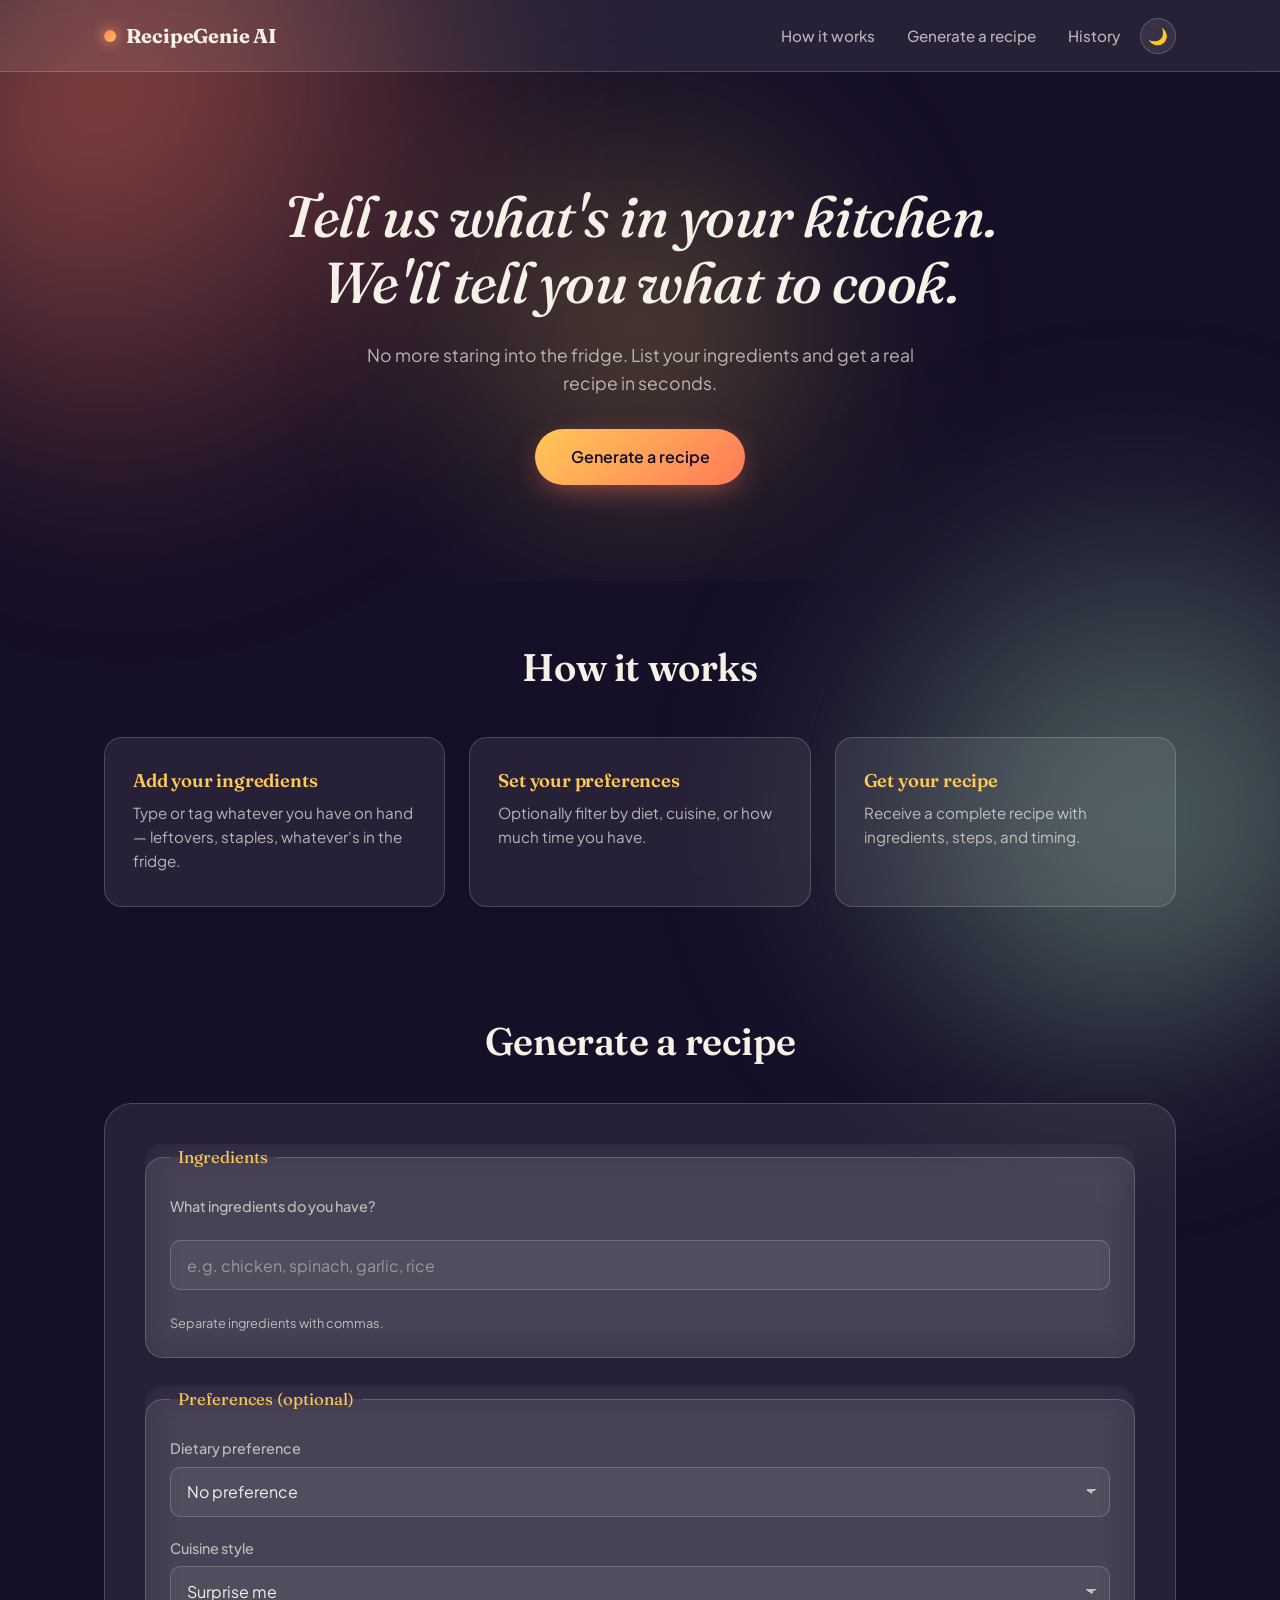
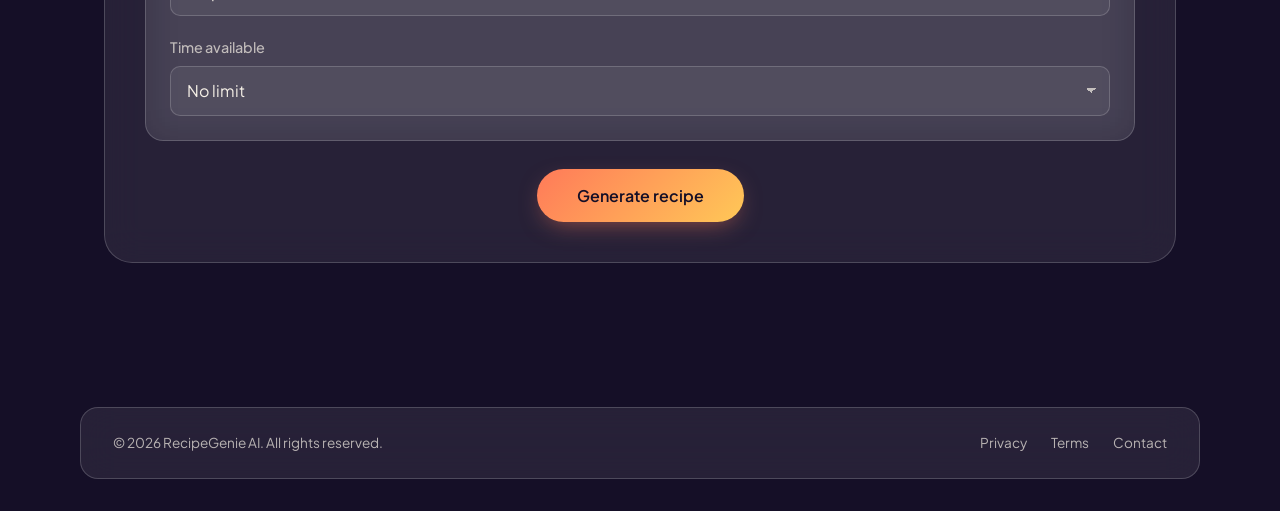
<file: index.html>
<!DOCTYPE html>
<html lang="en">
<head>
  <meta charset="UTF-8">
  <meta name="viewport" content="width=device-width, initial-scale=1.0">
  <title>RecipeGenie AI — Turn what you have into what to cook</title>
  <meta name="description" content="Enter the ingredients you have on hand and RecipeGenie AI generates a recipe for you instantly.">
  <link rel="stylesheet" href="style.css">
</head>
<body>

  <a class="skip-link" href="#main-content">Skip to main content</a>

  <header>
    <nav aria-label="Primary">
      <a href="index.html" class="logo">
        <span class="logo-mark" aria-hidden="true"></span>
        RecipeGenie AI
      </a>
      <div class="nav-right">
        <ul class="nav-links">
          <li><a href="#how-it-works">How it works</a></li>
          <li><a href="#generate">Generate a recipe</a></li>
          <li><a href="history.html">History</a></li>
        </ul>
        <button type="button" class="theme-toggle" aria-label="Toggle dark or light theme" aria-pressed="false">
          <span class="theme-toggle-icon" aria-hidden="true">🌙</span>
        </button>
        <button type="button" class="nav-toggle-button" aria-label="Toggle navigation menu" aria-expanded="false">
          <span></span><span></span><span></span>
        </button>
      </div>
    </nav>
  </header>

  <main id="main-content">

    <!-- Hero -->
    <section aria-labelledby="hero-heading" class="hero">
      <h1 id="hero-heading">Tell us what's in your kitchen. We'll tell you what to cook.</h1>
      <p class="hero-subtitle">
        No more staring into the fridge. List your ingredients and get a real recipe in seconds.
      </p>
      <a href="#generate" class="cta-button">Generate a recipe</a>
    </section>

    <!-- How it works -->
    <section id="how-it-works" aria-labelledby="how-it-works-heading">
      <h2 id="how-it-works-heading">How it works</h2>
      <ol class="steps-list">
        <li>
          <h3>Add your ingredients</h3>
          <p>Type or tag whatever you have on hand — leftovers, staples, whatever's in the fridge.</p>
        </li>
        <li>
          <h3>Set your preferences</h3>
          <p>Optionally filter by diet, cuisine, or how much time you have.</p>
        </li>
        <li>
          <h3>Get your recipe</h3>
          <p>Receive a complete recipe with ingredients, steps, and timing.</p>
        </li>
      </ol>
    </section>

    <!-- Recipe generation form -->
    <section id="generate" aria-labelledby="generate-heading">
      <h2 id="generate-heading">Generate a recipe</h2>

      <form id="recipe-form" aria-describedby="generate-heading">

        <fieldset>
          <legend>Ingredients</legend>
          <label for="ingredients-input">What ingredients do you have?</label>
          <input
            type="text"
            id="ingredients-input"
            name="ingredients"
            placeholder="e.g. chicken, spinach, garlic, rice"
            autocomplete="off"
            required
          >
          <p id="ingredients-hint" class="input-hint">Separate ingredients with commas.</p>
        </fieldset>

        <fieldset>
          <legend>Preferences (optional)</legend>

          <div class="form-field">
            <label for="dietary-filter">Dietary preference</label>
            <select id="dietary-filter" name="dietaryFilter">
              <option value="">No preference</option>
              <option value="vegetarian">Vegetarian</option>
              <option value="vegan">Vegan</option>
              <option value="gluten-free">Gluten-free</option>
              <option value="keto">Keto</option>
              <option value="dairy-free">Dairy-free</option>
            </select>
          </div>

          <div class="form-field">
            <label for="cuisine-select">Cuisine style</label>
            <select id="cuisine-select" name="cuisine">
              <option value="">Surprise me</option>
              <option value="italian">Italian</option>
              <option value="indian">Indian</option>
              <option value="thai">Thai</option>
              <option value="mexican">Mexican</option>
              <option value="mediterranean">Mediterranean</option>
            </select>
          </div>

          <div class="form-field">
            <label for="time-available">Time available</label>
            <select id="time-available" name="timeAvailable">
              <option value="">No limit</option>
              <option value="15">15 minutes or less</option>
              <option value="30">30 minutes or less</option>
              <option value="60">1 hour or less</option>
            </select>
          </div>
        </fieldset>

        <button type="submit" id="generate-button">Generate recipe</button>
      </form>

      <!-- Validation-only feedback: shown if the form is submitted with
           invalid input, before the user ever navigates to recipe.html.
           Generation loading/error/success states live on recipe.html,
           since that's where generation now happens. -->
      <div id="form-error" role="alert" hidden>
        <p id="form-error-text"></p>
      </div>

    </section>

  </main>

  <footer>
    <p>&copy; 2026 RecipeGenie AI. All rights reserved.</p>
    <nav aria-label="Footer">
      <ul>
        <li><a href="#">Privacy</a></li>
        <li><a href="#">Terms</a></li>
        <li><a href="#">Contact</a></li>
      </ul>
    </nav>
  </footer>

  <script src="app-shared.js"></script>
  <script src="script.js" defer></script>
</body>
</html>
</file>
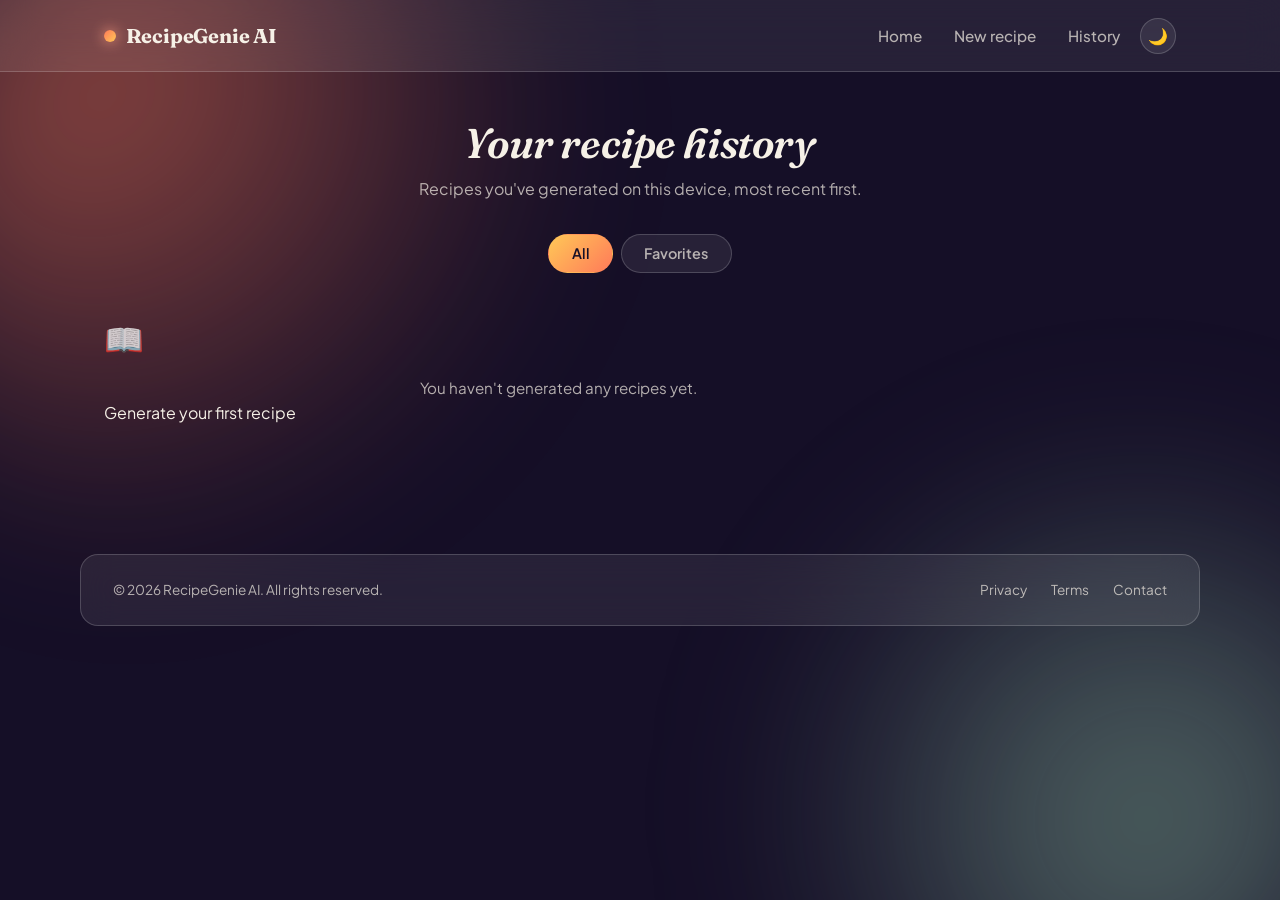
<file: history.html>
<!DOCTYPE html>
<html lang="en">
<head>
  <meta charset="UTF-8">
  <meta name="viewport" content="width=device-width, initial-scale=1.0">
  <title>Recipe History — RecipeGenie AI</title>
  <meta name="description" content="Your past AI-generated recipes from RecipeGenie AI.">
  <link rel="stylesheet" href="style.css">
  <link rel="stylesheet" href="history.css">
</head>
<body>

  <a class="skip-link" href="#main-content">Skip to main content</a>

  <header>
    <nav aria-label="Primary">
      <a href="index.html" class="logo">
        <span class="logo-mark" aria-hidden="true"></span>
        RecipeGenie AI
      </a>
      <div class="nav-right">
        <ul class="nav-links">
          <li><a href="index.html">Home</a></li>
          <li><a href="index.html#generate">New recipe</a></li>
          <li><a href="history.html" aria-current="page">History</a></li>
        </ul>
        <button type="button" class="theme-toggle" aria-label="Toggle dark or light theme" aria-pressed="false">
          <span class="theme-toggle-icon" aria-hidden="true">🌙</span>
        </button>
        <button type="button" class="nav-toggle-button" aria-label="Toggle navigation menu" aria-expanded="false">
          <span></span><span></span><span></span>
        </button>
      </div>
    </nav>
  </header>

  <main id="main-content" class="history-page-main">

    <h1 class="history-page-heading">Your recipe history</h1>
    <p class="history-page-subtitle">
      Recipes you've generated on this device, most recent first.
    </p>

    <div class="filter-toggle" role="group" aria-label="Filter history">
      <button type="button" id="filter-all" class="filter-toggle-button" aria-pressed="true">All</button>
      <button type="button" id="filter-favorites" class="filter-toggle-button" aria-pressed="false">Favorites</button>
    </div>

    <!-- Empty state: no history yet, or none matching the current filter -->
    <div id="history-empty" class="empty-state">
      <p class="empty-state-icon" aria-hidden="true">📖</p>
      <p class="empty-state-text" id="history-empty-text">
        You haven't generated any recipes yet.
      </p>
      <a href="index.html#generate" class="btn-glass-outline">Generate your first recipe</a>
    </div>

    <ul id="history-list" class="history-list" hidden></ul>

  </main>

  <footer>
    <p>&copy; 2026 RecipeGenie AI. All rights reserved.</p>
    <nav aria-label="Footer">
      <ul>
        <li><a href="#">Privacy</a></li>
        <li><a href="#">Terms</a></li>
        <li><a href="#">Contact</a></li>
      </ul>
    </nav>
  </footer>

  <script src="app-shared.js"></script>
  <script src="history.js" defer></script>
</body>
</html>
</file>
<file: style.css>
/* ==========================================================================
   RecipeGenie AI — style.css
   Design direction: "steam through a kitchen window" glassmorphism
   Frosted glass surfaces float over slow-drifting warm color blobs.
   Selectors match index.html exactly — no HTML changes required.
   ========================================================================== */

/* -------------------------------------------------------------------------
   1. Fonts
   Fraunces  → display/headings (characterful serif, food-editorial feel)
   Plus Jakarta Sans → body copy, labels, buttons
   JetBrains Mono → recipe meta stats (servings / prep / cook time)
   ------------------------------------------------------------------------- */
@import url('https://fonts.googleapis.com/css2?family=Fraunces:ital,opsz,wght@0,9..144,400;0,9..144,600;0,9..144,700;1,9..144,500&family=Plus+Jakarta+Sans:wght@400;500;600;700&family=JetBrains+Mono:wght@400;500&display=swap');

/* -------------------------------------------------------------------------
   2. Design tokens
   ------------------------------------------------------------------------- */
:root {
  /* Color */
  --ink: #150f27;
  --ink-deep: #0c0818;
  --ember: #ff7a59;
  --ember-soft: #ff9d81;
  --saffron: #ffc857;
  --sage: #8fbfa3;
  --parchment: #f6f1e7;
  --parchment-dim: rgba(246, 241, 231, 0.7);

  /* Glass surfaces */
  --glass-fill: rgba(255, 255, 255, 0.08);
  --glass-fill-strong: rgba(255, 255, 255, 0.14);
  --glass-border: rgba(255, 255, 255, 0.18);
  --glass-blur: blur(18px);

  /* Type */
  --font-display: 'Fraunces', Georgia, serif;
  --font-body: 'Plus Jakarta Sans', -apple-system, BlinkMacSystemFont, sans-serif;
  --font-mono: 'JetBrains Mono', 'Courier New', monospace;

  /* Layout */
  --max-width: 1120px;
  --radius-lg: 28px;
  --radius-md: 18px;
  --radius-sm: 10px;

  /* Motion */
  --ease-out: cubic-bezier(0.16, 1, 0.3, 1);
  --transition-fast: 0.2s var(--ease-out);
  --transition-med: 0.4s var(--ease-out);
}

/* -------------------------------------------------------------------------
   2b. Light theme
   Toggled via [data-theme="light"] on <html>, set by app-shared.js and
   persisted in localStorage. Same color roles, inverted for a light
   surface — glass panels become dark-tinted overlays on a warm cream
   background instead of light-tinted overlays on a dark one.
   ------------------------------------------------------------------------- */
:root[data-theme="light"] {
  --ink: #faf6ee;
  --ink-deep: #f1e9d8;
  --parchment: #1f1733;
  --parchment-dim: rgba(31, 23, 51, 0.68);

  --glass-fill: rgba(21, 15, 39, 0.05);
  --glass-fill-strong: rgba(21, 15, 39, 0.09);
  --glass-border: rgba(21, 15, 39, 0.12);
}

:root[data-theme="light"] body::before,
:root[data-theme="light"] body::after,
:root[data-theme="light"] .hero::before {
  opacity: 0.28;
}

:root[data-theme="light"] #recipe-form select option {
  background: var(--ink);
  color: var(--parchment);
}

body,
.cta-button,
#generate-button {
  transition: background-color var(--transition-med), color var(--transition-med);
}

/* -------------------------------------------------------------------------
   3. Reset & base
   ------------------------------------------------------------------------- */
*,
*::before,
*::after {
  box-sizing: border-box;
  margin: 0;
  padding: 0;
}

html {
  scroll-behavior: smooth;
}

body {
  font-family: var(--font-body);
  color: var(--parchment);
  background: var(--ink);
  line-height: 1.6;
  min-height: 100vh;
  overflow-x: hidden;
  position: relative;
}

img {
  max-width: 100%;
  display: block;
}

ul,
ol {
  list-style: none;
}

a {
  color: inherit;
  text-decoration: none;
}

h1,
h2,
h3,
h4 {
  font-family: var(--font-display);
  font-weight: 600;
  line-height: 1.15;
  letter-spacing: -0.01em;
}

button,
input,
select {
  font-family: inherit;
  font-size: inherit;
  color: inherit;
}

/* -------------------------------------------------------------------------
   4. Signature background — drifting steam/color orbs behind the glass
   Fixed, decorative, sits behind all content via negative z-index.
   ------------------------------------------------------------------------- */
body::before,
body::after {
  content: "";
  position: fixed;
  border-radius: 50%;
  filter: blur(90px);
  z-index: -2;
  opacity: 0.55;
  pointer-events: none;
}

body::before {
  width: 60vw;
  height: 60vw;
  max-width: 700px;
  max-height: 700px;
  top: -15%;
  left: -10%;
  background: radial-gradient(circle at 30% 30%, var(--ember) 0%, transparent 70%);
  animation: drift-a 22s ease-in-out infinite alternate;
}

body::after {
  width: 55vw;
  height: 55vw;
  max-width: 650px;
  max-height: 650px;
  bottom: -20%;
  right: -10%;
  background: radial-gradient(circle at 60% 60%, var(--sage) 0%, transparent 70%);
  animation: drift-b 26s ease-in-out infinite alternate;
}

/* A third orb via a fixed wrapper, since body only has two pseudo-elements */
.hero::before {
  content: "";
  position: absolute;
  inset: 0;
  margin: auto;
  width: 40vw;
  height: 40vw;
  max-width: 480px;
  max-height: 480px;
  border-radius: 50%;
  background: radial-gradient(circle, var(--saffron) 0%, transparent 70%);
  filter: blur(100px);
  opacity: 0.4;
  z-index: -1;
  animation: drift-c 18s ease-in-out infinite alternate;
}

@keyframes drift-a {
  0%   { transform: translate(0, 0) scale(1); }
  100% { transform: translate(8vw, 10vh) scale(1.15); }
}

@keyframes drift-b {
  0%   { transform: translate(0, 0) scale(1); }
  100% { transform: translate(-6vw, -8vh) scale(1.1); }
}

@keyframes drift-c {
  0%   { transform: translate(-50%, -50%) scale(0.9); }
  100% { transform: translate(-45%, -55%) scale(1.05); }
}

/* -------------------------------------------------------------------------
   5. Utility: glass surface (reused across nav, cards, panels)
   ------------------------------------------------------------------------- */
.skip-link,
header,
.steps-list li,
#recipe-form,
#recipe-form fieldset,
#loading-state,
#error-state,
.recipe-card,
footer {
  background: var(--glass-fill);
  backdrop-filter: var(--glass-blur);
  -webkit-backdrop-filter: var(--glass-blur);
  border: 1px solid var(--glass-border);
}

/* -------------------------------------------------------------------------
   6. Skip link (accessible, visually hidden until focused)
   ------------------------------------------------------------------------- */
.skip-link {
  position: absolute;
  top: -60px;
  left: 1rem;
  z-index: 100;
  padding: 0.75rem 1.25rem;
  border-radius: var(--radius-sm);
  color: var(--parchment);
  transition: top var(--transition-fast);
}

.skip-link:focus {
  top: 1rem;
}

/* -------------------------------------------------------------------------
   7. Header / nav
   ------------------------------------------------------------------------- */
header {
  position: sticky;
  top: 0;
  z-index: 50;
  border-left: none;
  border-right: none;
  border-top: none;
}

header nav {
  max-width: var(--max-width);
  margin: 0 auto;
  display: flex;
  align-items: center;
  justify-content: space-between;
  flex-wrap: wrap;
  gap: 1rem;
  padding: 1.1rem 1.5rem;
}

.logo {
  display: flex;
  align-items: center;
  gap: 0.6rem;
  font-family: var(--font-display);
  font-weight: 700;
  font-size: 1.25rem;
  letter-spacing: -0.01em;
}

.logo-mark {
  width: 12px;
  height: 12px;
  border-radius: 50%;
  background: linear-gradient(135deg, var(--ember), var(--saffron));
  box-shadow: 0 0 14px var(--ember-soft);
}

.nav-links {
  display: flex;
  gap: 2rem;
}

.nav-links a {
  font-size: 0.95rem;
  font-weight: 500;
  color: var(--parchment-dim);
  position: relative;
  padding-bottom: 2px;
  transition: color var(--transition-fast);
}

.nav-links a::after {
  content: "";
  position: absolute;
  left: 0;
  bottom: -2px;
  width: 0;
  height: 1px;
  background: var(--ember);
  transition: width var(--transition-fast);
}

.nav-links a:hover,
.nav-links a:focus-visible {
  color: var(--parchment);
}

.nav-links a:hover::after,
.nav-links a:focus-visible::after {
  width: 100%;
}

/* Groups nav links + theme toggle + mobile hamburger on the right side,
   so header nav still has exactly two flex children (.logo, .nav-right)
   and justify-content: space-between keeps working unchanged. */
.nav-right {
  display: flex;
  align-items: center;
  gap: 1.25rem;
  flex-wrap: wrap;
}

.theme-toggle {
  display: inline-flex;
  align-items: center;
  justify-content: center;
  width: 36px;
  height: 36px;
  border-radius: 50%;
  border: 1px solid var(--glass-border);
  background: var(--glass-fill);
  cursor: pointer;
  font-size: 1rem;
  line-height: 1;
  transition: transform var(--transition-fast), background var(--transition-fast);
}

.theme-toggle:hover {
  background: var(--glass-fill-strong);
  transform: rotate(15deg);
}

.theme-toggle:focus-visible {
  outline: 2px solid var(--saffron);
  outline-offset: 2px;
}

/* Hamburger — hidden on desktop, shown at the mobile breakpoint (see
   the responsive section near the end of this file). */
.nav-toggle-button {
  display: none;
  width: 36px;
  height: 36px;
  align-items: center;
  justify-content: center;
  border-radius: var(--radius-sm);
  border: 1px solid var(--glass-border);
  background: var(--glass-fill);
  cursor: pointer;
  flex-direction: column;
  gap: 4px;
}

.nav-toggle-button span {
  display: block;
  width: 18px;
  height: 2px;
  background: var(--parchment);
  border-radius: 2px;
  transition: transform var(--transition-fast), opacity var(--transition-fast);
}

.nav-toggle-button[aria-expanded="true"] span:nth-child(1) {
  transform: translateY(6px) rotate(45deg);
}
.nav-toggle-button[aria-expanded="true"] span:nth-child(2) {
  opacity: 0;
}
.nav-toggle-button[aria-expanded="true"] span:nth-child(3) {
  transform: translateY(-6px) rotate(-45deg);
}

/* -------------------------------------------------------------------------
   8. Hero
   ------------------------------------------------------------------------- */
main {
  max-width: var(--max-width);
  margin: 0 auto;
  padding: 0 1.5rem;
}

.hero {
  position: relative;
  text-align: center;
  padding: 7rem 1rem 6rem;
  display: flex;
  flex-direction: column;
  align-items: center;
  gap: 1.5rem;
  overflow: hidden;
  animation: fade-up 0.9s var(--ease-out) both;
}

.hero h1 {
  font-size: clamp(2.2rem, 5vw, 3.6rem);
  max-width: 20ch;
  font-style: italic;
  font-weight: 500;
}

.hero-subtitle {
  font-size: 1.1rem;
  color: var(--parchment-dim);
  max-width: 46ch;
}

.cta-button {
  margin-top: 0.5rem;
  display: inline-flex;
  align-items: center;
  gap: 0.5rem;
  padding: 0.95rem 2.2rem;
  border-radius: 999px;
  font-weight: 600;
  font-size: 1rem;
  color: var(--ink);
  background: linear-gradient(135deg, var(--saffron), var(--ember));
  box-shadow: 0 8px 30px -8px rgba(255, 122, 89, 0.6);
  position: relative;
  overflow: hidden;
  transition: transform var(--transition-fast), box-shadow var(--transition-fast);
}

.cta-button::before {
  content: "";
  position: absolute;
  top: 0;
  left: -75%;
  width: 50%;
  height: 100%;
  background: linear-gradient(120deg, transparent, rgba(255, 255, 255, 0.55), transparent);
  transform: skewX(-20deg);
  transition: left 0.6s var(--ease-out);
}

.cta-button:hover {
  transform: translateY(-3px);
  box-shadow: 0 12px 36px -6px rgba(255, 122, 89, 0.75);
}

.cta-button:hover::before {
  left: 125%;
}

.cta-button:focus-visible {
  outline: 2px solid var(--parchment);
  outline-offset: 3px;
}

/* -------------------------------------------------------------------------
   9. How it works
   ------------------------------------------------------------------------- */
#how-it-works {
  padding: 4rem 0;
}

#how-it-works h2 {
  text-align: center;
  font-size: clamp(1.8rem, 3vw, 2.4rem);
  margin-bottom: 3rem;
}

.steps-list {
  display: grid;
  grid-template-columns: repeat(3, 1fr);
  gap: 1.5rem;
}

.steps-list li {
  border-radius: var(--radius-md);
  padding: 2rem 1.75rem;
  transition: transform var(--transition-med), background var(--transition-med);
}

.steps-list li:hover {
  transform: translateY(-6px);
  background: var(--glass-fill-strong);
}

.steps-list h3 {
  font-size: 1.15rem;
  margin-bottom: 0.6rem;
  color: var(--saffron);
}

.steps-list p {
  color: var(--parchment-dim);
  font-size: 0.95rem;
}

/* -------------------------------------------------------------------------
   10. Recipe generation form
   ------------------------------------------------------------------------- */
#generate {
  padding: 3rem 0 6rem;
}

#generate > h2 {
  text-align: center;
  font-size: clamp(1.8rem, 3vw, 2.4rem);
  margin-bottom: 2.5rem;
}

#recipe-form {
  border-radius: var(--radius-lg);
  padding: 2.5rem;
  display: flex;
  flex-direction: column;
  gap: 1.75rem;
}

#recipe-form fieldset {
  border-radius: var(--radius-md);
  border-width: 1px;
  padding: 1.5rem;
  display: flex;
  flex-direction: column;
  gap: 1rem;
}

#recipe-form legend {
  font-family: var(--font-display);
  font-size: 1.05rem;
  padding: 0 0.5rem;
  color: var(--saffron);
}

#recipe-form label {
  display: block;
  font-size: 0.9rem;
  font-weight: 500;
  margin-bottom: 0.4rem;
  color: var(--parchment-dim);
}

#ingredients-input,
#recipe-form select {
  width: 100%;
  padding: 0.85rem 1rem;
  border-radius: var(--radius-sm);
  border: 1px solid var(--glass-border);
  background: rgba(255, 255, 255, 0.06);
  color: var(--parchment);
  transition: border-color var(--transition-fast), background var(--transition-fast);
}

#ingredients-input::placeholder {
  color: rgba(246, 241, 231, 0.45);
}

#ingredients-input:focus,
#recipe-form select:focus {
  outline: none;
  border-color: var(--ember);
  background: rgba(255, 255, 255, 0.1);
  box-shadow: 0 0 0 3px rgba(255, 122, 89, 0.25);
}

.input-hint {
  font-size: 0.8rem;
  color: var(--parchment-dim);
  margin-top: 0.4rem;
}

#recipe-form fieldset:nth-of-type(2) {
  display: grid;
  grid-template-columns: 1fr;
  gap: 1.25rem;
}

.form-field {
  display: flex;
  flex-direction: column;
}

#recipe-form select {
  appearance: none;
  -webkit-appearance: none;
  background-image: linear-gradient(45deg, transparent 50%, var(--parchment-dim) 50%),
                     linear-gradient(135deg, var(--parchment-dim) 50%, transparent 50%);
  background-position: calc(100% - 18px) center, calc(100% - 13px) center;
  background-size: 5px 5px, 5px 5px;
  background-repeat: no-repeat;
}

#recipe-form select option {
  background: var(--ink);
  color: var(--parchment);
}

#generate-button {
  align-self: center;
  padding: 1rem 2.5rem;
  border: none;
  border-radius: 999px;
  font-weight: 600;
  font-size: 1rem;
  color: var(--ink);
  background: linear-gradient(135deg, var(--ember), var(--saffron));
  cursor: pointer;
  transition: transform var(--transition-fast), box-shadow var(--transition-fast);
  box-shadow: 0 8px 24px -8px rgba(255, 122, 89, 0.55);
}

#generate-button:hover {
  transform: translateY(-2px) scale(1.02);
  box-shadow: 0 12px 30px -6px rgba(255, 122, 89, 0.7);
}

#generate-button:active {
  transform: translateY(0) scale(0.99);
}

#generate-button:focus-visible {
  outline: 2px solid var(--parchment);
  outline-offset: 3px;
}

/* -------------------------------------------------------------------------
   11. Loading & error states
   ------------------------------------------------------------------------- */
#form-error {
  margin-top: 1.5rem;
  padding: 1rem 1.5rem;
  border-radius: var(--radius-md);
  background: var(--glass-fill);
  backdrop-filter: var(--glass-blur);
  -webkit-backdrop-filter: var(--glass-blur);
  border: 1px solid rgba(255, 122, 89, 0.35);
  text-align: center;
  color: var(--ember-soft);
  font-size: 0.9rem;
  animation: shake 0.4s var(--ease-out) both;
}

#empty-state,
#loading-state,
#error-state {
  margin-top: 2rem;
  padding: 2rem;
  border-radius: var(--radius-md);
  text-align: center;
}

/* Empty state -------------------------------------------------------- */
#empty-state {
  background: var(--glass-fill);
  backdrop-filter: var(--glass-blur);
  -webkit-backdrop-filter: var(--glass-blur);
  border: 1px dashed var(--glass-border);
  animation: fade-up 0.6s var(--ease-out) both;
}

.empty-state-icon {
  font-size: 2rem;
  margin-bottom: 0.75rem;
  opacity: 0.8;
}

.empty-state-text {
  color: var(--parchment-dim);
  font-size: 0.95rem;
  max-width: 40ch;
  margin: 0 auto;
}

.empty-state-text strong {
  color: var(--saffron);
  font-weight: 600;
}

/* Loading state -------------------------------------------------------- */
#loading-state {
  background: var(--glass-fill);
  backdrop-filter: var(--glass-blur);
  -webkit-backdrop-filter: var(--glass-blur);
  border: 1px solid var(--glass-border);
  display: flex;
  flex-direction: column;
  align-items: center;
  gap: 0.9rem;
  animation: fade-up 0.4s var(--ease-out) both;
}

.loading-spinner {
  width: 40px;
  height: 40px;
  border-radius: 50%;
  border: 3px solid rgba(255, 200, 87, 0.2);
  border-top-color: var(--saffron);
  border-right-color: var(--ember);
  animation: spin 0.9s linear infinite;
}

.loading-label {
  color: var(--saffron);
  font-weight: 600;
  font-size: 0.95rem;
}

.typing-preview {
  min-height: 1.4em;
  max-width: 60ch;
  font-family: var(--font-mono);
  font-size: 0.85rem;
  color: var(--parchment-dim);
  overflow: hidden;
  text-overflow: ellipsis;
  white-space: nowrap;
}

.typing-cursor {
  display: inline-block;
  width: 8px;
  height: 1em;
  margin-left: 2px;
  background: var(--saffron);
  vertical-align: text-bottom;
  animation: blink 0.9s steps(1) infinite;
}

@keyframes spin {
  to { transform: rotate(360deg); }
}

@keyframes blink {
  0%, 49%  { opacity: 1; }
  50%, 100% { opacity: 0; }
}

/* Error state -------------------------------------------------------- */
#error-state {
  background: var(--glass-fill);
  backdrop-filter: var(--glass-blur);
  -webkit-backdrop-filter: var(--glass-blur);
  border: 1px solid rgba(255, 122, 89, 0.35);
  display: flex;
  flex-direction: column;
  align-items: center;
  gap: 0.75rem;
  animation: shake 0.4s var(--ease-out) both;
}

.error-icon {
  font-size: 1.6rem;
}

#error-message-text {
  color: var(--ember-soft);
  font-size: 0.95rem;
  max-width: 50ch;
}

#retry-button {
  padding: 0.6rem 1.4rem;
  border-radius: 999px;
  border: 1px solid rgba(255, 122, 89, 0.4);
  background: rgba(255, 122, 89, 0.12);
  color: var(--parchment);
  font-weight: 600;
  font-size: 0.85rem;
  cursor: pointer;
  transition: transform var(--transition-fast), background var(--transition-fast);
}

#retry-button:hover {
  background: rgba(255, 122, 89, 0.22);
  transform: translateY(-2px);
}

#retry-button:focus-visible {
  outline: 2px solid var(--ember-soft);
  outline-offset: 2px;
}

@keyframes shake {
  0%   { transform: translateX(0); opacity: 0; }
  25%  { transform: translateX(-6px); }
  50%  { transform: translateX(6px); opacity: 1; }
  75%  { transform: translateX(-3px); }
  100% { transform: translateX(0); }
}

/* Success toast -------------------------------------------------------- */
.toast {
  position: fixed;
  top: 1.5rem;
  left: 50%;
  z-index: 200;
  display: flex;
  align-items: center;
  gap: 0.6rem;
  padding: 0.85rem 1.5rem;
  border-radius: 999px;
  background: linear-gradient(135deg, rgba(143, 191, 163, 0.95), rgba(111, 165, 135, 0.95));
  color: var(--ink);
  font-weight: 600;
  font-size: 0.9rem;
  box-shadow: 0 12px 32px -8px rgba(0, 0, 0, 0.45);
  transform: translate(-50%, -20px);
  opacity: 0;
  pointer-events: none;
  transition: transform 0.4s var(--ease-out), opacity 0.4s var(--ease-out);
}

.toast.is-visible {
  transform: translate(-50%, 0);
  opacity: 1;
}

.toast-icon {
  display: inline-flex;
  align-items: center;
  justify-content: center;
  width: 20px;
  height: 20px;
  border-radius: 50%;
  background: rgba(21, 15, 39, 0.15);
  font-size: 0.75rem;
}

/* -------------------------------------------------------------------------
   12. Recipe result card
   ------------------------------------------------------------------------- */
#recipe-result {
  margin-top: 3rem;
  animation: fade-up 0.6s var(--ease-out) both;
}

#recipe-result h2 {
  text-align: center;
  font-size: clamp(1.6rem, 2.8vw, 2.1rem);
  margin-bottom: 1.75rem;
}

.recipe-card {
  border-radius: var(--radius-lg);
  padding: 2.5rem;
  display: flex;
  flex-direction: column;
  gap: 2rem;
  transition: box-shadow var(--transition-med);
}

.recipe-card:hover {
  box-shadow: 0 20px 60px -20px rgba(255, 122, 89, 0.35);
}

.recipe-title {
  font-size: clamp(1.5rem, 2.5vw, 2rem);
  font-style: italic;
  color: var(--parchment);
  margin-bottom: 0.5rem;
}

.recipe-description {
  color: var(--parchment-dim);
  margin-bottom: 1.25rem;
}

.recipe-meta {
  display: flex;
  flex-wrap: wrap;
  gap: 0.75rem;
}

.recipe-meta > div {
  display: flex;
  flex-direction: column;
  gap: 0.2rem;
  padding: 0.6rem 1rem;
  border-radius: var(--radius-sm);
  background: rgba(255, 255, 255, 0.06);
  border: 1px solid var(--glass-border);
  min-width: 100px;
}

.recipe-meta dt {
  font-size: 0.7rem;
  text-transform: uppercase;
  letter-spacing: 0.06em;
  color: var(--parchment-dim);
}

.recipe-meta dd {
  font-family: var(--font-mono);
  font-size: 1rem;
  color: var(--saffron);
}

.recipe-ingredients h4,
.recipe-steps h4 {
  font-size: 1.05rem;
  color: var(--sage);
  margin-bottom: 0.85rem;
}

.recipe-ingredients-list li,
.recipe-steps-list li {
  padding: 0.6rem 0;
  border-bottom: 1px solid rgba(255, 255, 255, 0.08);
  color: var(--parchment-dim);
  font-size: 0.95rem;
}

.recipe-ingredients-list li:last-child,
.recipe-steps-list li:last-child {
  border-bottom: none;
}

.recipe-steps-list {
  counter-reset: step;
}

.recipe-steps-list li {
  counter-increment: step;
  padding-left: 2.25rem;
  position: relative;
}

.recipe-steps-list li::before {
  content: counter(step);
  position: absolute;
  left: 0;
  top: 0.55rem;
  width: 1.5rem;
  height: 1.5rem;
  display: flex;
  align-items: center;
  justify-content: center;
  border-radius: 50%;
  font-family: var(--font-mono);
  font-size: 0.75rem;
  background: linear-gradient(135deg, var(--ember), var(--saffron));
  color: var(--ink);
}

.recipe-card-actions {
  display: flex;
  gap: 1rem;
  flex-wrap: wrap;
  border-top: 1px solid var(--glass-border);
  padding-top: 1.5rem;
}

#regenerate-button {
  padding: 0.75rem 1.5rem;
  border-radius: 999px;
  font-weight: 600;
  font-size: 0.9rem;
  cursor: pointer;
  transition: transform var(--transition-fast), background var(--transition-fast);
  background: transparent;
  border: 1px solid var(--glass-border);
  color: var(--parchment);
}

#regenerate-button:hover {
  background: var(--glass-fill-strong);
  transform: translateY(-2px);
}

/* #save-button now uses the shared .icon-button component (see the
   "Icon button toolbar" section) as a Favorite toggle, rather than its
   own dedicated styling — this keeps its aria-pressed state consistent
   with the Copy/Print/PDF/Share buttons. */

/* -------------------------------------------------------------------------
   13. Footer
   ------------------------------------------------------------------------- */
footer {
  max-width: var(--max-width);
  margin: 3rem auto 2rem;
  border-radius: var(--radius-md);
  padding: 1.5rem 2rem;
  display: flex;
  align-items: center;
  justify-content: space-between;
  flex-wrap: wrap;
  gap: 1rem;
  font-size: 0.85rem;
  color: var(--parchment-dim);
}

footer nav ul {
  display: flex;
  gap: 1.5rem;
}

footer nav a {
  transition: color var(--transition-fast);
}

footer nav a:hover,
footer nav a:focus-visible {
  color: var(--parchment);
}

/* -------------------------------------------------------------------------
   14. Shared animation keyframes
   ------------------------------------------------------------------------- */
@keyframes fade-up {
  from {
    opacity: 0;
    transform: translateY(18px);
  }
  to {
    opacity: 1;
    transform: translateY(0);
  }
}

/* -------------------------------------------------------------------------
   15. Responsive layout
   ------------------------------------------------------------------------- */
@media (max-width: 960px) {
  .steps-list {
    grid-template-columns: repeat(2, 1fr);
  }
}

@media (max-width: 720px) {
  header nav {
    position: relative;
    justify-content: space-between;
  }

  .nav-toggle-button {
    display: inline-flex;
  }

  .nav-links {
    display: none;
    position: absolute;
    top: 100%;
    left: 0;
    right: 0;
    flex-direction: column;
    gap: 0;
    background: var(--glass-fill-strong);
    backdrop-filter: var(--glass-blur);
    -webkit-backdrop-filter: var(--glass-blur);
    border: 1px solid var(--glass-border);
    border-top: none;
    border-radius: 0 0 var(--radius-md) var(--radius-md);
    padding: 0.5rem 0;
  }

  header nav.nav-open .nav-links {
    display: flex;
  }

  .nav-links a {
    display: block;
    padding: 0.85rem 1.5rem;
  }

  .nav-links a::after {
    display: none;
  }

  .hero {
    padding: 5rem 0.5rem 4rem;
  }

  .steps-list {
    grid-template-columns: 1fr;
  }

  #recipe-form {
    padding: 1.5rem;
  }

  .recipe-card {
    padding: 1.75rem;
  }

  footer {
    flex-direction: column;
    text-align: center;
  }
}

@media (max-width: 480px) {
  .cta-button {
    width: 100%;
    justify-content: center;
  }

  #generate-button {
    width: 100%;
  }

  .recipe-meta > div {
    flex: 1 1 auto;
  }

  .toast {
    left: 1rem;
    right: 1rem;
    top: 1rem;
    transform: translateY(-20px);
    text-align: left;
  }

  .toast.is-visible {
    transform: translateY(0);
  }

  .typing-preview {
    max-width: 100%;
    white-space: normal;
  }
}

/* -------------------------------------------------------------------------
   15b. Icon button toolbar (Copy / Print / Download PDF / Share)
   Shared component styled here since it's used the same way wherever a
   recipe is displayed; page-specific files only add layout placement.
   ------------------------------------------------------------------------- */
.icon-button {
  display: inline-flex;
  align-items: center;
  gap: 0.4rem;
  padding: 0.55rem 1rem;
  border-radius: 999px;
  border: 1px solid var(--glass-border);
  background: var(--glass-fill);
  color: var(--parchment);
  font-size: 0.85rem;
  font-weight: 500;
  cursor: pointer;
  transition: transform var(--transition-fast), background var(--transition-fast);
}

.icon-button:hover {
  background: var(--glass-fill-strong);
  transform: translateY(-2px);
}

.icon-button:focus-visible {
  outline: 2px solid var(--saffron);
  outline-offset: 2px;
}

.icon-button[aria-pressed="true"] {
  background: linear-gradient(135deg, var(--saffron), var(--ember));
  color: var(--ink);
  border-color: transparent;
}

/* Brief inline confirmation state after a successful copy/share action,
   toggled via a class rather than the button's permanent label. */
.icon-button.is-confirmed {
  background: rgba(143, 191, 163, 0.25);
  border-color: rgba(143, 191, 163, 0.5);
}

/* -------------------------------------------------------------------------
   15c. Print styles
   Applies wherever a .recipe-card exists (currently recipe.html). Hides
   all chrome — nav, decorative orbs, toasts, action toolbars — leaving
   just the recipe content, in plain light print-friendly colors.
   ------------------------------------------------------------------------- */
@media print {
  body::before,
  body::after,
  .hero::before,
  header,
  footer,
  .toast,
  .back-link,
  .recipe-page-heading,
  .icon-button,
  .recipe-card-actions,
  #loading-state,
  #error-state,
  #empty-state {
    display: none !important;
  }

  body {
    background: #ffffff;
    color: #1a1a1a;
  }

  .recipe-page-main {
    padding: 0;
    max-width: none;
    animation: none;
  }

  .recipe-card {
    background: #ffffff;
    border: none;
    box-shadow: none;
    backdrop-filter: none;
    -webkit-backdrop-filter: none;
    padding: 0;
  }

  .recipe-title,
  .recipe-description,
  .recipe-meta dt,
  .recipe-meta dd,
  .recipe-ingredients h4,
  .recipe-steps h4,
  .recipe-ingredients-list li,
  .recipe-steps-list li {
    color: #1a1a1a !important;
  }

  .recipe-steps-list li::before {
    background: #1a1a1a;
    color: #ffffff;
  }
}


@media (prefers-reduced-motion: reduce) {
  *,
  *::before,
  *::after {
    animation-duration: 0.001ms !important;
    animation-iteration-count: 1 !important;
    transition-duration: 0.001ms !important;
    scroll-behavior: auto !important;
  }
}
</file>
<file: history.css>
/* ==========================================================================
   history.css — page-specific styles for history.html
   Loaded after style.css, which supplies tokens and shared components
   (header/nav, glass utility, empty-state, buttons, animations).
   ========================================================================== */

.history-page-main {
  max-width: var(--max-width);
  margin: 0 auto;
  padding: 3rem 1.5rem 5rem;
  animation: fade-up 0.5s var(--ease-out) both;
}

.history-page-heading {
  text-align: center;
  font-size: clamp(1.8rem, 3.5vw, 2.6rem);
  font-style: italic;
  margin-bottom: 0.5rem;
}

.history-page-subtitle {
  text-align: center;
  color: var(--parchment-dim);
  margin-bottom: 2rem;
}

/* -------------------------------------------------------------------------
   Filter toggle (All / Favorites)
   ------------------------------------------------------------------------- */
.filter-toggle {
  display: flex;
  justify-content: center;
  gap: 0.5rem;
  margin-bottom: 2.5rem;
}

.filter-toggle-button {
  padding: 0.6rem 1.4rem;
  border-radius: 999px;
  border: 1px solid var(--glass-border);
  background: var(--glass-fill);
  color: var(--parchment-dim);
  font-weight: 600;
  font-size: 0.9rem;
  cursor: pointer;
  transition: transform var(--transition-fast), background var(--transition-fast), color var(--transition-fast);
}

.filter-toggle-button:hover {
  background: var(--glass-fill-strong);
}

.filter-toggle-button[aria-pressed="true"] {
  background: linear-gradient(135deg, var(--saffron), var(--ember));
  color: var(--ink);
  border-color: transparent;
}

/* -------------------------------------------------------------------------
   History list
   ------------------------------------------------------------------------- */
.history-list {
  display: grid;
  grid-template-columns: repeat(auto-fill, minmax(300px, 1fr));
  gap: 1.25rem;
}

.history-item {
  background: var(--glass-fill);
  backdrop-filter: var(--glass-blur);
  -webkit-backdrop-filter: var(--glass-blur);
  border: 1px solid var(--glass-border);
  border-radius: var(--radius-md);
  padding: 1.5rem;
  display: flex;
  flex-direction: column;
  gap: 0.85rem;
  transition: transform var(--transition-med), box-shadow var(--transition-med);
  animation: fade-up 0.4s var(--ease-out) both;
}

.history-item:hover {
  transform: translateY(-4px);
  box-shadow: 0 16px 40px -18px rgba(255, 122, 89, 0.35);
}

.history-item-header {
  display: flex;
  justify-content: space-between;
  align-items: flex-start;
  gap: 0.75rem;
}

.history-item-title {
  font-family: var(--font-display);
  font-size: 1.15rem;
  font-style: italic;
  color: var(--parchment);
  line-height: 1.3;
}

.history-item-favorite {
  flex-shrink: 0;
  width: 32px;
  height: 32px;
  display: inline-flex;
  align-items: center;
  justify-content: center;
  border-radius: 50%;
  border: 1px solid var(--glass-border);
  background: transparent;
  color: var(--saffron);
  font-size: 1rem;
  cursor: pointer;
  transition: transform var(--transition-fast), background var(--transition-fast);
}

.history-item-favorite:hover {
  transform: scale(1.1);
  background: var(--glass-fill-strong);
}

.history-item-favorite[aria-pressed="true"] {
  background: rgba(255, 200, 87, 0.18);
}

.history-item-date {
  font-family: var(--font-mono);
  font-size: 0.75rem;
  color: var(--parchment-dim);
}

.history-item-tags {
  display: flex;
  flex-wrap: wrap;
  gap: 0.4rem;
}

.history-item-tag {
  font-size: 0.72rem;
  padding: 0.25rem 0.65rem;
  border-radius: 999px;
  background: rgba(255, 255, 255, 0.06);
  border: 1px solid var(--glass-border);
  color: var(--parchment-dim);
}

.history-item-actions {
  display: flex;
  gap: 0.6rem;
  margin-top: 0.25rem;
}

.history-item-actions .btn-glass-outline,
.history-item-remove {
  flex: 1;
  text-align: center;
  padding: 0.55rem 1rem;
  font-size: 0.85rem;
}

.history-item-remove {
  border-radius: 999px;
  border: 1px solid rgba(255, 122, 89, 0.3);
  background: transparent;
  color: var(--ember-soft);
  cursor: pointer;
  transition: background var(--transition-fast);
}

.history-item-remove:hover {
  background: rgba(255, 122, 89, 0.12);
}

/* -------------------------------------------------------------------------
   Responsive
   ------------------------------------------------------------------------- */
@media (max-width: 720px) {
  .history-page-main {
    padding: 2rem 1rem 4rem;
  }

  .history-list {
    grid-template-columns: 1fr;
  }
}
</file>
